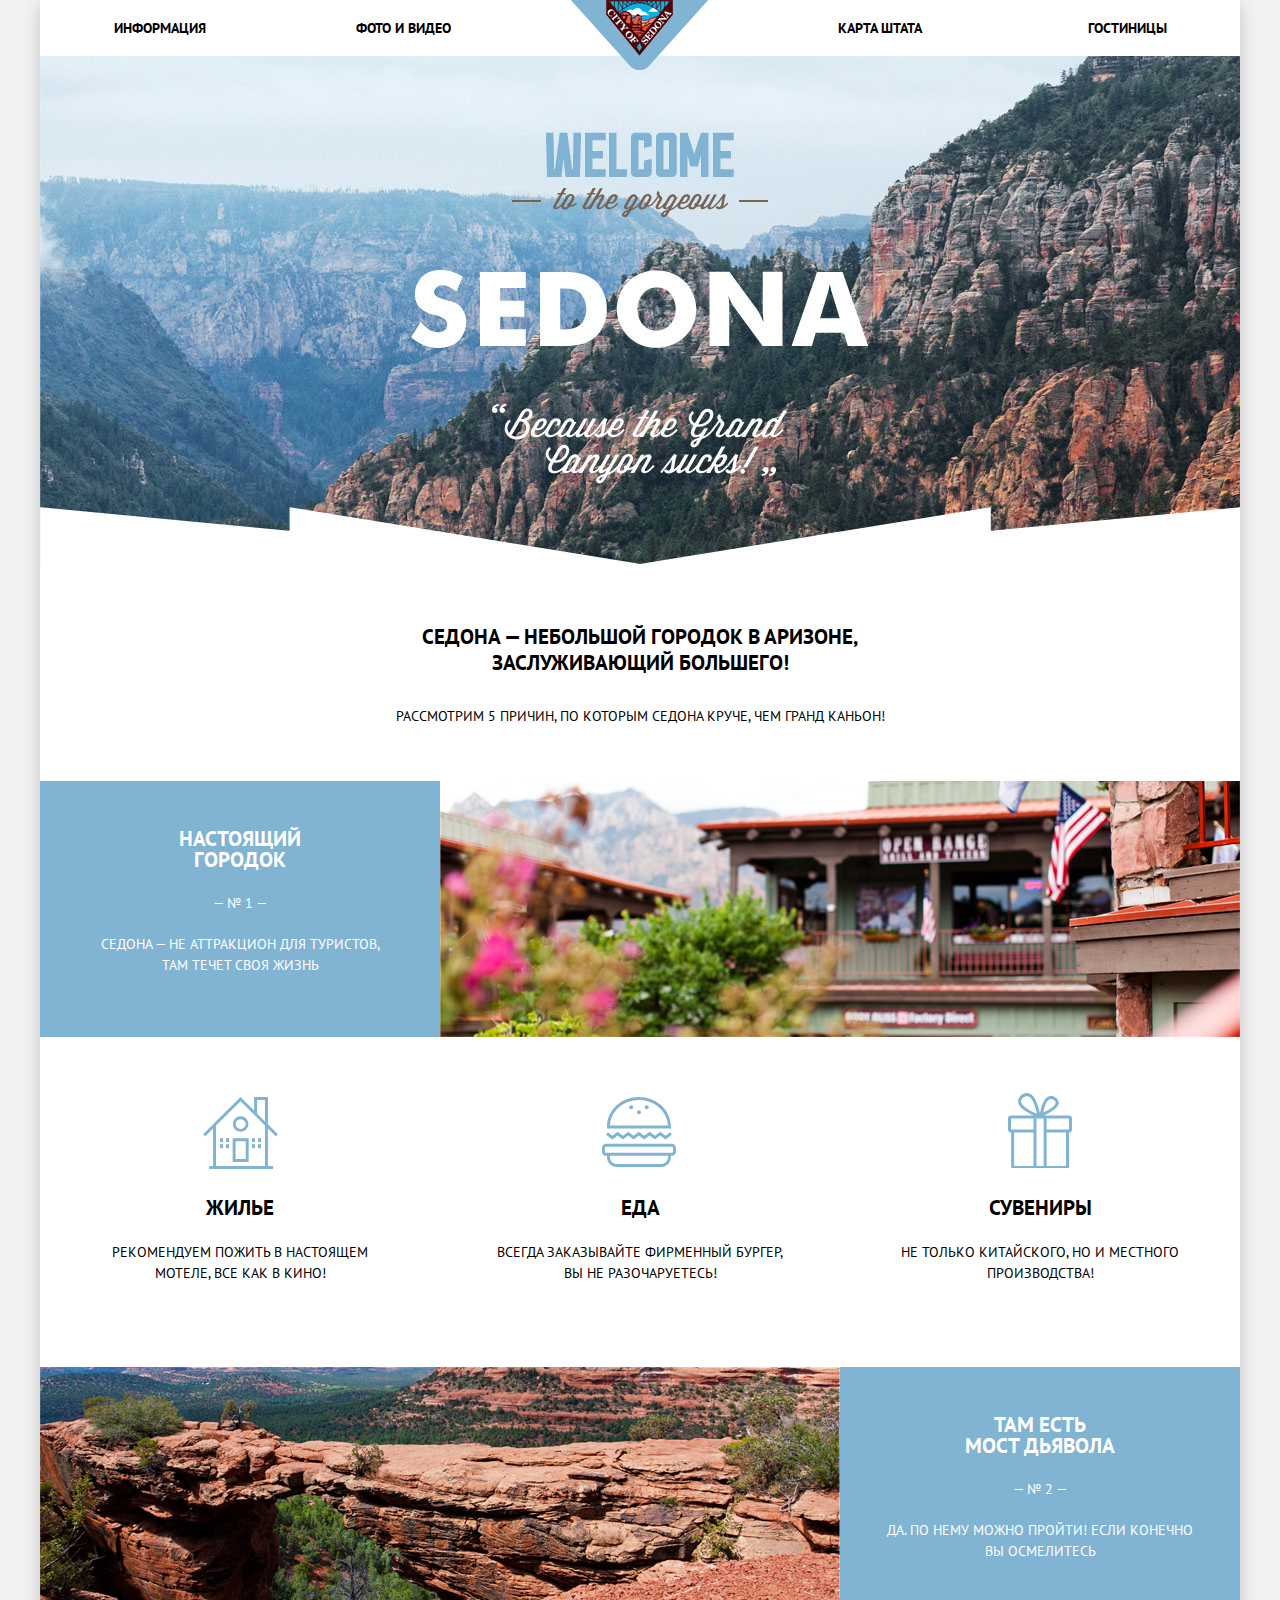
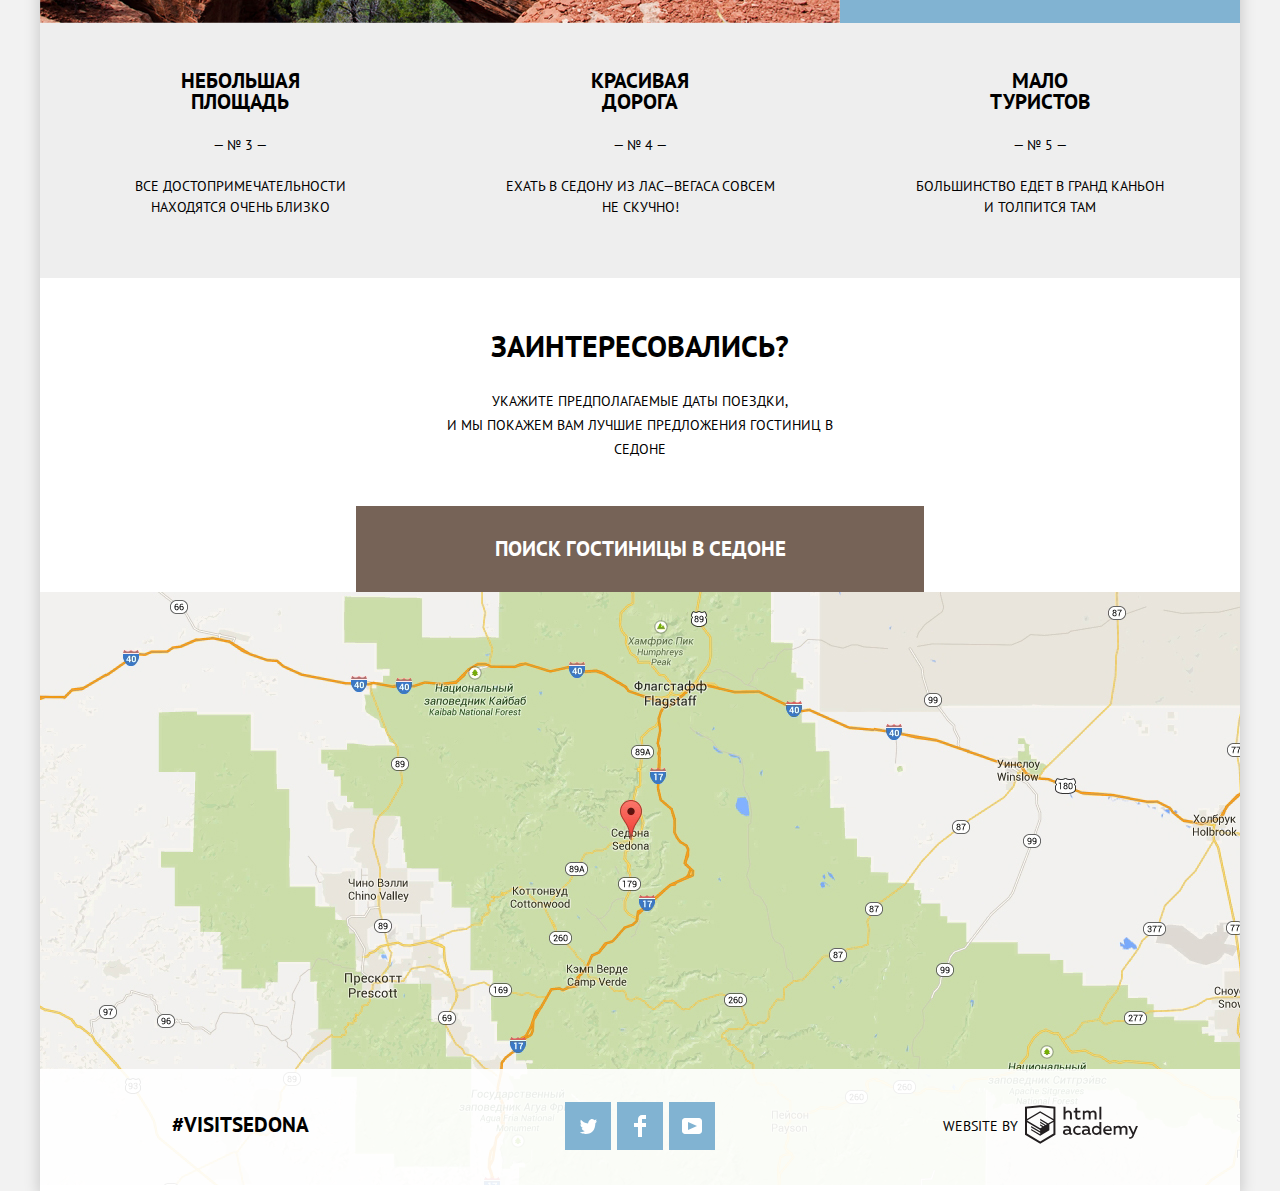
<file: index.html>
<!DOCTYPE html>
<html lang="ru">
  <head>
    <meta charset="utf-8">
    <title>HTML Academy: Седона</title>
    <link href="https://fonts.googleapis.com/css?family=PT+Sans:400,700&amp;subset=cyrillic" rel="stylesheet">
    <link rel="stylesheet" href="css/normalize_min.css">
    <link rel="stylesheet" href="css/style_min.css">
  </head>
  <body>
    <div class="layout-wrapper">
      <header class="main-header">
        <a class="main-header-logo" href="index.html">
        <img src="img/header-logo.png" alt="Логотип города Седона | Поиск отеля" width="138" height="70">
        </a>
        <nav class="main-navigation">
          <ul class="site-navigation">
            <li><a href="#">Информация</a></li>
            <li><a href="#">Фото и Видео</a></li>
            <li><a href="#">Карта штата</a></li>
            <li><a href="catalog.html">Гостиницы</a></li>
          </ul>
        </nav>
      </header>
      <main class="container">
        <section class="reasons">
          <div class="intro"></div>
          <div class="reasons-header">
            <h1 class="reason-title">Седона &mdash; небольшой городок в Аризоне, заслуживающий большего!</h1>
            <p>Рассмотрим 5 причин, по которым Седона круче, чем Гранд Каньон!</p>
          </div>
          <div class="reasons-wrapper">
            <div class="reason-item colored">
              <h2 class="reason-item-header">Настоящий<br>городок</h2>
              <p>&mdash; № 1 &mdash;</p>
              <p>Седона &mdash; не аттракцион для туристов, там течет своя жизнь</p>
            </div>
            <div class="reason-image-wrapper reason-one">
            </div>
            <div class="reason-item additional-reason house">
              <h2 class="reason-item-header">Жилье</h2>
              <p>Рекомендуем пожить в настоящем мотеле, все как в кино!</p>
            </div>
            <div class="reason-item additional-reason food">
              <h2 class="reason-item-header">Еда</h2>
              <p>Всегда заказывайте фирменный бургер, вы не разочаруетесь!</p>
            </div>
            <div class="reason-item additional-reason souvenirs">
              <h2 class="reason-item-header">Сувениры</h2>
              <p>Не только китайского, но и местного производства!</p>
            </div>
            <div class="reason-image-wrapper reason-two">
            </div>
            <div class="reason-item colored">
              <h2 class="reason-item-header">Там есть<br> мост дьявола</h2>
              <p>&mdash; № 2 &mdash;</p>
              <p>Да. По нему можно пройти! Если конечно вы осмелитесь</p>
            </div>
            <div class="reason-item">
              <h2 class="item-header">Небольшая<br> площадь</h2>
              <p>&mdash; № 3 &mdash;</p>
              <p>Все достопримечательности находятся очень близко</p>
            </div>
            <div class="reason-item">
              <h2 class="item-header">Красивая<br> дорога</h2>
              <p>&mdash; №&nbsp;4 &mdash;</p>
              <p>Ехать в Седону из Лас&mdash;Вегаса совсем не скучно!</p>
            </div>
            <div class="reason-item">
              <h2 class="item-header">Мало<br> туристов</h2>
              <p>&mdash; № 5 &mdash;</p>
              <p>Большинство едет в Гранд Каньон и толпится там</p>
            </div>
          </div>
        </section>
        <section class="search-hotel">
          <div class="search-hotel-text">
            <h2 class="search-hotel-header">Заинтересовались?</h2>
            <p>Укажите предполагаемые даты поездки,<br> и мы покажем вам лучшие предложения гостиниц в Седоне</p>
          </div>
          <div class="search-form-wrapper">
            <button class="button button-search">Поиск гостиницы в Седоне</button>	
            <form class="search-form" method="get" action="https://echo.htmlacademy.ru">
              <fieldset class="search-form-fieldset">
                <legend class="visually-hidden">Форма поиска гостиницы</legend>
                <div class="appointment-item">
                  <label class="arrival" for="search-form-arrival-day">Дата заезда:</label>
                  <input class="calendar" type="text" name="arrival-day" id="search-form-arrival-day" placeholder="24 апреля 2017">
                  <button type="button" class="button-calendar button-calendar-1">
                    <svg xmlns="http://www.w3.org/2000/svg" width="21" height="22" viewBox="0 0 21 22">
                      <path  class="calendar-icon" d="M19.251 2.025h-2.845V.648c0-.381-.294-.689-.656-.689-.363 0-.656.308-.656.689v1.377h-3.938V.648c0-.381-.294-.689-.655-.689-.363 0-.657.308-.657.689v1.377H5.906V.648c0-.381-.294-.689-.656-.689-.363 0-.657.308-.657.689v1.377H1.75C.784 2.025 0 2.847 0 3.862v16.302C0 21.179.784 22 1.75 22h17.501c.966 0 1.749-.821 1.749-1.836V3.862c0-1.015-.783-1.837-1.749-1.837zm.437 18.139a.448.448 0 0 1-.437.459H1.75a.45.45 0 0 1-.438-.459V3.862a.45.45 0 0 1 .438-.459h2.844v1.378c0 .381.294.689.657.689.362 0 .656-.308.656-.689V3.403h3.938v1.378c0 .381.294.689.657.689.361 0 .655-.308.655-.689V3.403h3.938v1.378c0 .381.293.689.656.689.362 0 .656-.308.656-.689V3.403h2.845c.241 0 .437.206.437.459v16.302z"/>
                      <path  class="calendar-icon" d="M4.594 8.225h2.625v2.066H4.594zM4.594 11.668h2.625v2.067H4.594zM4.594 15.112h2.625v2.066H4.594zM9.188 15.112h2.625v2.066H9.188zM9.188 11.668h2.625v2.067H9.188zM9.188 8.225h2.625v2.066H9.188zM13.781 15.112h2.625v2.066h-2.625zM13.781 11.668h2.625v2.067h-2.625zM13.781 8.225h2.625v2.066h-2.625z"/>
                    </svg>
                  </button>
                </div>
                <div class="appointment-item">
                  <label class="departure" for="search-form-departure-day">Дата выезда:</label>
                  <input class="calendar" type="text" name="departure-day" id="search-form-departure-day" placeholder="4 июля 2017">
                  <button type="button" class="button-calendar button-calendar-2">
                    <svg xmlns="http://www.w3.org/2000/svg" width="21" height="22" viewBox="0 0 21 22">
                      <path  class="calendar-icon" d="M19.251 2.025h-2.845V.648c0-.381-.294-.689-.656-.689-.363 0-.656.308-.656.689v1.377h-3.938V.648c0-.381-.294-.689-.655-.689-.363 0-.657.308-.657.689v1.377H5.906V.648c0-.381-.294-.689-.656-.689-.363 0-.657.308-.657.689v1.377H1.75C.784 2.025 0 2.847 0 3.862v16.302C0 21.179.784 22 1.75 22h17.501c.966 0 1.749-.821 1.749-1.836V3.862c0-1.015-.783-1.837-1.749-1.837zm.437 18.139a.448.448 0 0 1-.437.459H1.75a.45.45 0 0 1-.438-.459V3.862a.45.45 0 0 1 .438-.459h2.844v1.378c0 .381.294.689.657.689.362 0 .656-.308.656-.689V3.403h3.938v1.378c0 .381.294.689.657.689.361 0 .655-.308.655-.689V3.403h3.938v1.378c0 .381.293.689.656.689.362 0 .656-.308.656-.689V3.403h2.845c.241 0 .437.206.437.459v16.302z"/>
                      <path  class="calendar-icon" d="M4.594 8.225h2.625v2.066H4.594zM4.594 11.668h2.625v2.067H4.594zM4.594 15.112h2.625v2.066H4.594zM9.188 15.112h2.625v2.066H9.188zM9.188 11.668h2.625v2.067H9.188zM9.188 8.225h2.625v2.066H9.188zM13.781 15.112h2.625v2.066h-2.625zM13.781 11.668h2.625v2.067h-2.625zM13.781 8.225h2.625v2.066h-2.625z"/>
                    </svg>
                  </button>
                </div>
                <div class="appointment-item">
                  <label class="adult-age" for="search-form-adult">Взрослые:</label>
                  <div class="amount-buttons">
                    <button class="button button-number-of-clients" type="button">&ndash;</button><input class="number-of-clients" type="text" placeholder="2" id="search-form-adult" name="adult"><button class="button button-number-of-clients" type="button">+</button>
                  </div>
                  <label class="clients-age" for="search-form-children">Дети:</label>
                  <div class="amount-buttons">
                    <button class="button button-number-of-clients" type="button">&ndash;</button><input class="number-of-clients" type="text" placeholder="0" value="" id="search-form-children" name="children"><button class="button button-number-of-clients" type="button">+</button>
                  </div>
                </div>
                <button class="button submit-search-hotel" type="submit">Найти</button>
              </fieldset>
            </form>
          </div>
          <div class="map">
            <p>
              <img src="img/map.jpg" width="1200" height="593" alt="Карта городка Седона">				
              <iframe  class="map_iframe" src="https://www.google.com/maps/embed?pb=!1m18!1m12!1m3!1d1185943.5186050753!2d-112.26780317735273!3d34.81255486500614!2m3!1f0!2f0!3f0!3m2!1i1024!2i768!4f13.1!3m3!1m2!1s0x872da132f942b00d%3A0x5548c523fa6c8efd!2z0KHQtdC00L7QvdCwLCDQkNGA0LjQt9C-0L3QsCA4NjMzNiwg0KHQqNCQ!5e0!3m2!1sru!2sru!4v1522357833591" width="1200" height="593" style="border:0" allowfullscreen></iframe>
            </p>
          </div>
        </section>
      </main>
      <footer class="main-footer">
        <span class="hashtag">#visitsedona</span>
        <div class="social">
          <a class="social-button" href="https://twitter.com">
            <span class="visually-hidden">Twitter</span>
            <svg version="1.1" id="Layer_1" xmlns="http://www.w3.org/2000/svg" xmlns:xlink="http://www.w3.org/1999/xlink" x="0px" y="0px"
              width="17px" height="15px" viewBox="0 0 17 15" enable-background="new 0 0 17 15" xml:space="preserve">
              <g id="W6EeEF_1_">
                <g>
                  <path  class="social-button-fill" d="M10.95,0.144c1.685-0.496,2.984,0.27,3.577,1.179c0.673-0.231,1.331-0.481,2.011-0.708
                    c-0.004,0.861-0.522,1.513-0.857,1.768c0.685,0.17,1.304-0.491,1.304-0.491c-0.169,1-1.006,1.788-1.563,2.024
                    c-0.231,6.75-3.175,11.217-10.077,11.082c-0.522,0,0.075,0-0.446,0c-0.41,0-4.164-0.46-4.898-1.887
                    c2.271,0.196,3.893-0.422,4.693-1.177c-0.96-0.3-2.679-0.477-2.979-2.95C2.064,9.09,2.279,9.212,2.905,9.103
                    C1.705,8.247,0.374,7.53,0.448,5.33c0.285,0.328,1.067,0.536,1.34,0.472c-0.703-0.241-1.97-3.36-0.894-4.952
                    c1.818,1.854,3.735,3.606,7.152,3.773C8.254,2.33,9.183,0.793,10.95,0.144z"/>
                </g>
              </g>
            </svg>
          </a>
          <a class="social-button" href="http://facebook.com">
            <span class="visually-hidden">Facebook</span>
            <svg version="1.1" id="Layer_2" xmlns="http://www.w3.org/2000/svg" xmlns:xlink="http://www.w3.org/1999/xlink" x="0px" y="0px"
              width="12px" height="22px" viewBox="0 0 12 22" enable-background="new 0 0 12 22" xml:space="preserve">
              <path  class="social-button-fill" d="M12,4V0H8C5.791,0,4,1.791,4,4v4H0v4h4v10h4V12h4V8H8V4H12z"/>
            </svg>
          </a>
          <a class="social-button" href="http://www.youtube.com">
            <span class="visually-hidden">YouTube</span> 
            <svg version="1.1" id="Layer_3" xmlns="http://www.w3.org/2000/svg" xmlns:xlink="http://www.w3.org/1999/xlink" x="0px" y="0px"
              width="20px" height="16px" viewBox="0 0 20 16" enable-background="new 0 0 20 16" xml:space="preserve">
              <path  class="social-button-fill"   d="M17,0H3C1.35,0,0,1.35,0,3v10c0,1.65,1.35,3,3,3h14c1.65,0,3-1.35,3-3V3C20,1.35,18.65,0,17,0z
                M6.027,11.998V4.002L15.014,8L6.027,11.998z"/>
            </svg>
          </a>
        </div>
        <div class="main-footer-copyright">
          WEBSITE by 
          <a class="copyright-logo" href="https://htmlacademy.ru/intensive/htmlcss">
            <svg id="Layer_4" data-name="Layer 4" xmlns="http://www.w3.org/2000/svg" viewBox="0 0 108.08 36.85" width="113px" height="39px">
              <title>logo-htmlacademy-small1</title>
              <path class="copyright-color" d="M44.61,26.88a2,2,0,0,0,.55-0.1v1.33a3.25,3.25,0,0,1-1.18.21,1.67,1.67,0,0,1-1.67-1,4.84,4.84,0,0,1-3.14,1.08c-1.51,0-2.91-.83-2.91-2.55,0-2.13,2-2.79,3.71-2.79a11.08,11.08,0,0,1,2.17.25v-0.3c0-1-.76-1.77-2.19-1.77a7.42,7.42,0,0,0-3,.64v-1.7a10.21,10.21,0,0,1,3.19-.55c2.36,0,3.81,1.12,3.81,3.65v3a0.54,0.54,0,0,0,.49.59h0.17Zm-6.44-1.13A1.35,1.35,0,0,0,39.63,27h0.11a3.39,3.39,0,0,0,2.41-1V24.58a9.72,9.72,0,0,0-1.81-.21c-1,0-2.16.33-2.16,1.38h0Zm12.36-6.11a5,5,0,0,1,2.57.64V22a4.08,4.08,0,0,0-2.3-.7,2.75,2.75,0,1,0,0,5.49,5,5,0,0,0,2.43-.64v1.71a6.27,6.27,0,0,1-2.76.57A4.21,4.21,0,0,1,46,24.51q0-.21,0-0.41a4.32,4.32,0,0,1,4.18-4.46h0.38Zm12.17,7.24a2,2,0,0,0,.55-0.1v1.33a3.25,3.25,0,0,1-1.18.21,1.67,1.67,0,0,1-1.67-1,4.84,4.84,0,0,1-3.14,1.08c-1.51,0-2.91-.83-2.91-2.55,0-2.13,2-2.79,3.71-2.79a11.08,11.08,0,0,1,2.17.25v-0.3c0-1-.76-1.77-2.19-1.77a7.42,7.42,0,0,0-3,.64v-1.7a10.21,10.21,0,0,1,3.19-.55c2.36,0,3.81,1.12,3.81,3.65v3a0.54,0.54,0,0,0,.49.59h0.17Zm-6.44-1.13A1.35,1.35,0,0,0,57.73,27h0.11a3.39,3.39,0,0,0,2.41-1V24.58a9.72,9.72,0,0,0-1.81-.21c-1.06,0-2.16.33-2.16,1.38h0ZM73,16V28.2H71.35V26.88a3.88,3.88,0,0,1-3.19,1.54,4.4,4.4,0,0,1,0-8.78,3.81,3.81,0,0,1,3,1.3V16H73Zm-4.53,5.22a2.76,2.76,0,1,0,0,5.52A2.86,2.86,0,0,0,71.15,25V23A2.91,2.91,0,0,0,68.49,21.27ZM79,19.64c3.31,0,4.46,2.68,3.92,5.09H76.7c0.21,1.5,1.67,2.11,3.19,2.11a6.11,6.11,0,0,0,2.64-.59v1.6a7.14,7.14,0,0,1-3,.57C77,28.42,74.78,27,74.78,24a4.18,4.18,0,0,1,4-4.39H79Zm0.09,1.54a2.28,2.28,0,0,0-2.44,2.1v0.06H81.3A2,2,0,0,0,79.13,21.18Zm5.73,7V19.87h1.65v1a3.81,3.81,0,0,1,2.78-1.27A2.86,2.86,0,0,1,91.89,21a4.12,4.12,0,0,1,2.91-1.33A3.06,3.06,0,0,1,98,23V28.2h-1.9V23.05a1.59,1.59,0,0,0-1.42-1.75H94.42a2.8,2.8,0,0,0-2.07,1.12V28.2h-1.9V23.05A1.59,1.59,0,0,0,89,21.31H88.8a3,3,0,0,0-2.21,1.29v5.63H84.86Zm21.31-8.33h1.9l-3.91,9.46c-0.9,2.17-2.09,2.86-3.35,2.86a4.76,4.76,0,0,1-1.1-.14V30.46a2.86,2.86,0,0,0,.85.12c0.9,0,1.58-.64,2.07-1.9l0.17-.42-4-8.4h2l2.86,6.29ZM38.73,1.46V6.22a3.81,3.81,0,0,1,2.7-1.14,3.25,3.25,0,0,1,3.44,3.4v5.15H43V8.72a1.81,1.81,0,0,0-1.61-2h-0.3a2.93,2.93,0,0,0-2.32,1.39v5.52h-1.9V1.46h1.9ZM49.94,2.31v3h3V6.91h-3v3.81c0,1.1.5,1.46,1.58,1.46a4.49,4.49,0,0,0,1.69-.33v1.6A6.8,6.8,0,0,1,51,13.8a2.55,2.55,0,0,1-2.86-2.74V6.89H46.58V5.26h1.5V2.74Zm5.4,11.31V5.28H57v1A3.81,3.81,0,0,1,59.77,5a2.86,2.86,0,0,1,2.6,1.33A4.12,4.12,0,0,1,65.28,5,3.06,3.06,0,0,1,68.44,8.4v5.21h-1.9V8.46a1.59,1.59,0,0,0-1.42-1.75H64.89a2.8,2.8,0,0,0-2.07,1.12v5.78h-1.9V8.46A1.59,1.59,0,0,0,59.5,6.71H59.27A3,3,0,0,0,57.06,8v5.63H55.34ZM71.17,1.45H73V13.6H71.17V1.45ZM14.71,0H14.55L0,1.54V28.21l14.55,8.66,14.55-8.66V1.54Zm12.5,27.1L14.55,34.64,1.9,27.12V16.18l12.59,7.5V25L5.86,19.9v1.31l8.68,5.21v1.39L5.87,22.65V24l8.68,5.21,8.75-5.24V18.31L27.2,16V27.12Zm0-12.53-3.48,2-1.6,1L14.51,13v1.31L21,18.23H21l-0.14.09-1,.54-5.37-3.2V17l4.24,2.52-1,.67-3.2-1.9v1.31l2.1,1.24L14.5,22.1,2,14.65,14.51,7.11Zm0-1.32L14.49,5.76,1.91,13.25v-10L14.56,1.92,27.21,3.25v10h0Z" transform="translate(0 -0.02)" />
            </svg>
          </a>
        </div>
      </footer>
    </div>
    <script src="js/script_min.js"></script>
  </body>
</html>
</file>
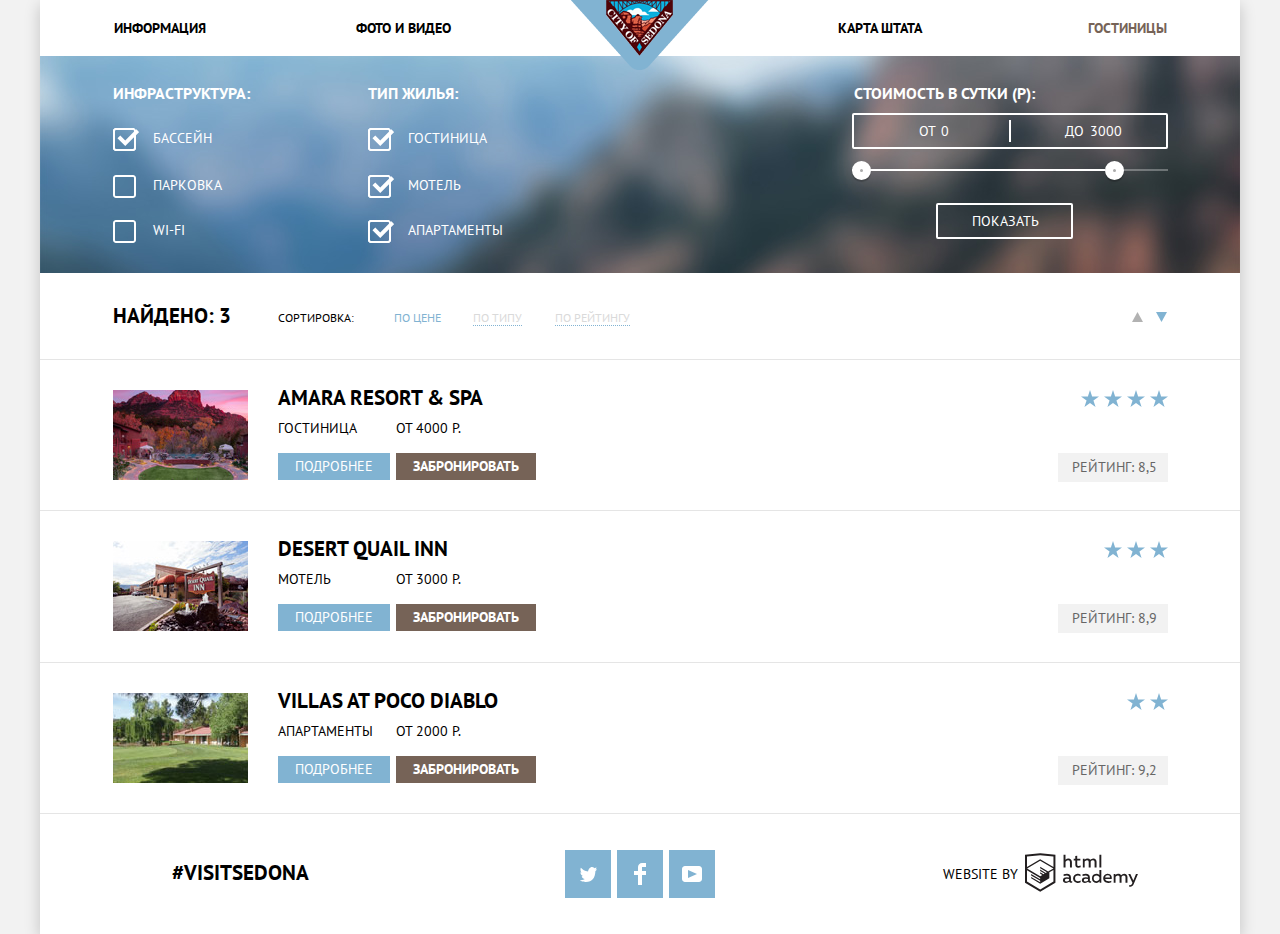
<file: catalog.html>
<!DOCTYPE html>
<html lang="ru">
  <head>
    <meta charset="utf-8">
    <title>HTML Academy: Седона</title>
    <link href="https://fonts.googleapis.com/css?family=PT+Sans:400,700&amp;subset=cyrillic" rel="stylesheet">
    <link rel="stylesheet" href="css/normalize_min.css">
    <link rel="stylesheet" href="css/style_min.css">
  </head>
  <body>
    <div class="layout-wrapper">
      <header class="main-header">
        <a class="main-header-logo" href="index.html">
        <img src="img/header-logo.png" alt="Логотип города Седона | Поиск отеля" width="138" height="70">
        </a>
        <nav class="main-navigation">
          <ul class="site-navigation">
            <li><a href="#">Информация</a></li>
            <li><a href="#">Фото и Видео</a></li>
            <li><a href="#">Карта штата</a></li>
            <li class="site-navigation-active"><a href="catalog.html">Гостиницы</a></li>
          </ul>
        </nav>
      </header>
      <main class="container">
        <h1 class="visually-hidden">Поиск отелей</h1>
        <section class="search-result-filter">
          <h2 class="visually-hidden">Фильтр отелей</h2>
          <form class="filter" method="get" action="https://echo.htmlacademy.ru">
            <fieldset class="infrasrtrucure">
              <legend class="filter-legend">Инфраструктура:</legend>
              <ul>
                <li class="filter-options">
                  <input class="visually-hidden filter-input filter-input-checkbox" type="checkbox" id="filter-pool" name="pool" checked>
                  <label for="filter-pool">Бассейн</label>
                </li>
                <li class="filter-options">
                  <input class="visually-hidden filter-input filter-input-checkbox" type="checkbox" id="filter-parking" name="parking" >
                  <label for="filter-parking">Парковка</label>
                </li>
                <li class="filter-options">
                  <input class="visually-hidden filter-input filter-input-checkbox" type="checkbox"  id="filter-wi-fi" name="wi-fi">
                  <label for="filter-wi-fi">wi-fi</label>
                </li>
              </ul>
            </fieldset>
            <fieldset class="accommodation">
              <legend class="filter-legend">Тип жилья:</legend>
              <ul>
                <li class="filter-options">
                  <input class="visually-hidden filter-input filter-input-checkbox" type="checkbox" id="filter-hotel" name="hotel" checked>
                  <label for="filter-hotel" >Гостиница</label>
                </li>
                <li class="filter-options">
                  <input class="visually-hidden filter-input filter-input-checkbox" type="checkbox" id="filter-motel" name="motel" checked>
                  <label for="filter-motel">Мотель</label>
                </li>
                <li class="filter-options">
                  <input class="visually-hidden filter-input filter-input-checkbox" type="checkbox" id="filter-apartment" name="apartment" checked>
                  <label for="filter-apartment">Апартаменты</label>
                </li>
              </ul>
            </fieldset>
            <div class="filter-range">
              <div class="filter-range-title">Стоимость в сутки (р):</div>
              <div class="price-controls">
                <label class="min-price">от <input class="input-price" type="text" name="min-price" value="0"></label>
                <label class="max-price">до <input class="input-price" type="text" name="max-price" value="3000"></label>
              </div>
              <div class="range-controls">
                <div class="scale">
                  <div class="bar"></div>
                  <div class="range-toggle range-toggle-min" tabindex="0"></div>
                  <div class="range-toggle range-toggle-max" tabindex="0"></div>
                </div>
              </div>
              <button class="btn-transparent" type="submit">Показать</button>	
            </div>
          </form>
        </section>
        <section class="search-sorting">
          <h2 class="visually-hidden">Сортировка отелей</h2>
          <h3 class="search-sorting-found">Найдено: 3</h3>
          <ul class="search-sorting-list">
            <li>Сортировка:</li>
            <li class="search-sorting-current"><a href="#">По цене</a></li>
            <li><a href="#">По типу</a></li>
            <li><a href="#">По рейтингу</a></li>
            <li class="sorting">
              <a class="sorting-icon" tabindex="0">
                <svg xmlns="http://www.w3.org/2000/svg" width="11" height="10" viewBox="0 0 11 10">
                  <path class="arrow" d="M5.5 0L0 10h11z"/>
                </svg>
              </a>
              <a class="sorting-icon sorting-icon-current" tabindex="0">
                <svg xmlns="http://www.w3.org/2000/svg" width="11" height="10" viewBox="0 0 11 10">
                  <path class="arrow"  d="M5.5 10L0 0h11"/>
                </svg>
              </a>
            </li>
          </ul>
        </section>
        <section class="search-result">
          <h2 class="visually-hidden">Результаты поиска</h2>
          <ul class="hotels-list">
            <li class="hotels-item">
              <img class="hotels-image" src="img/amara.jpg"  width="135" height="90" alt="Amara Resort & Spa">			
              <div class="hotel-description">
                <div class="hotel-name-header">
                  <a class="hotel-name" href="#">
                  Amara Resort & Spa
                  </a>
                </div>
                <div class="hotel-type">
                  <span>Гостиница</span>
                  <a class="button hotel-more-info" href="#">Подробнее</a>
                </div>
                <div class="booking-item">
                  <span>От 4000 р.</span>
                  <a class="button hotel-booking" href="#">Забронировать</a>
                </div>
              </div>
              <div class="hotels-item-rating">
                <div class="stars">
                  <img src="img/star-icon.svg" alt="star" width="18" height="17">
                  <img src="img/star-icon.svg" alt="star" width="18" height="17">
                  <img src="img/star-icon.svg" alt="star" width="18" height="17">
                  <img src="img/star-icon.svg" alt="star" width="18" height="17">
                </div>
                <div class="rating">
                  Рейтинг: 8,5
                </div>
              </div>
            </li>
            <li class="hotels-item">
              <img class="hotels-image" src="img/desert.jpg" width="135" height="90" alt="Desert Quail Inn">
              <div class="hotel-description">
                <div class="hotel-name-header">
                  <a class="hotel-name" href="#">
                  Desert Quail Inn
                  </a>
                </div>
                <div class="hotel-type">
                  <span>Мотель</span>
                  <a class="button hotel-more-info" href="#">Подробнее</a>
                </div>
                <div class="booking-item">
                  <span>От 3000 р.</span>
                  <a class="button hotel-booking" href="#">Забронировать</a>
                </div>
              </div>
              <div class="hotels-item-rating">
                <div class="stars">
                  <img src="img/star-icon.svg" alt="star" width="18" height="17">
                  <img src="img/star-icon.svg" alt="star" width="18" height="17">
                  <img src="img/star-icon.svg" alt="star" width="18" height="17">
                </div>
                <div class="rating">Рейтинг: 8,9</div>
              </div>
            </li>
            <li class="hotels-item">
              <img class="hotels-image" src="img/vilaspoco.jpg"  width="135" height="90" alt="Villas At Poco Diablo">
              <div class="hotel-description">
                <div class="hotel-name-header">
                  <a class="hotel-name" href="#">
                  Villas At Poco Diablo
                  </a>
                </div>
                <div class="hotel-type">
                  <span>Апартаменты</span>
                  <a class="button hotel-more-info" href="#">Подробнее</a>
                </div>
                <div class="booking-item">
                  <span>От 2000 р.</span>
                  <a class="button hotel-booking" href="#">Забронировать</a>
                </div>
              </div>
              <div class="hotels-item-rating">
                <div class="stars">
                  <img src="img/star-icon.svg" alt="star" width="18" height="17">
                  <img src="img/star-icon.svg" alt="star" width="18" height="17">
                </div>
                <div class="rating">Рейтинг: 9,2</div>
              </div>
            </li>
          </ul>
        </section>
      </main>
      <footer class="inner-footer">
        <span class="hashtag">#visitsedona</span>
        <div class="social">
          <a class="social-button" href="https://twitter.com">
            <span class="visually-hidden">Twitter</span>
            <svg version="1.1" id="Layer_1" xmlns="http://www.w3.org/2000/svg" xmlns:xlink="http://www.w3.org/1999/xlink" x="0px" y="0px"
              width="17px" height="15px" viewBox="0 0 17 15" enable-background="new 0 0 17 15" xml:space="preserve">
              <g id="W6EeEF_1_">
                <g>
                  <path  class="social-button-fill" d="M10.95,0.144c1.685-0.496,2.984,0.27,3.577,1.179c0.673-0.231,1.331-0.481,2.011-0.708
                    c-0.004,0.861-0.522,1.513-0.857,1.768c0.685,0.17,1.304-0.491,1.304-0.491c-0.169,1-1.006,1.788-1.563,2.024
                    c-0.231,6.75-3.175,11.217-10.077,11.082c-0.522,0,0.075,0-0.446,0c-0.41,0-4.164-0.46-4.898-1.887
                    c2.271,0.196,3.893-0.422,4.693-1.177c-0.96-0.3-2.679-0.477-2.979-2.95C2.064,9.09,2.279,9.212,2.905,9.103
                    C1.705,8.247,0.374,7.53,0.448,5.33c0.285,0.328,1.067,0.536,1.34,0.472c-0.703-0.241-1.97-3.36-0.894-4.952
                    c1.818,1.854,3.735,3.606,7.152,3.773C8.254,2.33,9.183,0.793,10.95,0.144z"/>
                </g>
              </g>
            </svg>
          </a>
          <a class="social-button" href="http://facebook.com">
            <span class="visually-hidden">Facebook</span>
            <svg version="1.1" id="Layer_2" xmlns="http://www.w3.org/2000/svg" xmlns:xlink="http://www.w3.org/1999/xlink" x="0px" y="0px"
              width="12px" height="22px" viewBox="0 0 12 22" enable-background="new 0 0 12 22" xml:space="preserve">
              <path  class="social-button-fill" d="M12,4V0H8C5.791,0,4,1.791,4,4v4H0v4h4v10h4V12h4V8H8V4H12z"/>
            </svg>
          </a>
          <a class="social-button" href="http://www.youtube.com">
            <span class="visually-hidden">YouTube</span> 
            <svg version="1.1" id="Layer_3" xmlns="http://www.w3.org/2000/svg" xmlns:xlink="http://www.w3.org/1999/xlink" x="0px" y="0px"
              width="20px" height="16px" viewBox="0 0 20 16" enable-background="new 0 0 20 16" xml:space="preserve">
              <path  class="social-button-fill"   d="M17,0H3C1.35,0,0,1.35,0,3v10c0,1.65,1.35,3,3,3h14c1.65,0,3-1.35,3-3V3C20,1.35,18.65,0,17,0z
                M6.027,11.998V4.002L15.014,8L6.027,11.998z"/>
            </svg>
          </a>
        </div>
        <div class="main-footer-copyright">
          WEBSITE by
          <a class="copyright-logo" href="https://htmlacademy.ru/intensive/htmlcss">
            <svg id="Layer_4" data-name="Layer 4" xmlns="http://www.w3.org/2000/svg" viewBox="0 0 108.08 36.85" width="113px" height="39px">
              <title>logo-htmlacademy-small1</title>
              <path class="copyright-color" d="M44.61,26.88a2,2,0,0,0,.55-0.1v1.33a3.25,3.25,0,0,1-1.18.21,1.67,1.67,0,0,1-1.67-1,4.84,4.84,0,0,1-3.14,1.08c-1.51,0-2.91-.83-2.91-2.55,0-2.13,2-2.79,3.71-2.79a11.08,11.08,0,0,1,2.17.25v-0.3c0-1-.76-1.77-2.19-1.77a7.42,7.42,0,0,0-3,.64v-1.7a10.21,10.21,0,0,1,3.19-.55c2.36,0,3.81,1.12,3.81,3.65v3a0.54,0.54,0,0,0,.49.59h0.17Zm-6.44-1.13A1.35,1.35,0,0,0,39.63,27h0.11a3.39,3.39,0,0,0,2.41-1V24.58a9.72,9.72,0,0,0-1.81-.21c-1,0-2.16.33-2.16,1.38h0Zm12.36-6.11a5,5,0,0,1,2.57.64V22a4.08,4.08,0,0,0-2.3-.7,2.75,2.75,0,1,0,0,5.49,5,5,0,0,0,2.43-.64v1.71a6.27,6.27,0,0,1-2.76.57A4.21,4.21,0,0,1,46,24.51q0-.21,0-0.41a4.32,4.32,0,0,1,4.18-4.46h0.38Zm12.17,7.24a2,2,0,0,0,.55-0.1v1.33a3.25,3.25,0,0,1-1.18.21,1.67,1.67,0,0,1-1.67-1,4.84,4.84,0,0,1-3.14,1.08c-1.51,0-2.91-.83-2.91-2.55,0-2.13,2-2.79,3.71-2.79a11.08,11.08,0,0,1,2.17.25v-0.3c0-1-.76-1.77-2.19-1.77a7.42,7.42,0,0,0-3,.64v-1.7a10.21,10.21,0,0,1,3.19-.55c2.36,0,3.81,1.12,3.81,3.65v3a0.54,0.54,0,0,0,.49.59h0.17Zm-6.44-1.13A1.35,1.35,0,0,0,57.73,27h0.11a3.39,3.39,0,0,0,2.41-1V24.58a9.72,9.72,0,0,0-1.81-.21c-1.06,0-2.16.33-2.16,1.38h0ZM73,16V28.2H71.35V26.88a3.88,3.88,0,0,1-3.19,1.54,4.4,4.4,0,0,1,0-8.78,3.81,3.81,0,0,1,3,1.3V16H73Zm-4.53,5.22a2.76,2.76,0,1,0,0,5.52A2.86,2.86,0,0,0,71.15,25V23A2.91,2.91,0,0,0,68.49,21.27ZM79,19.64c3.31,0,4.46,2.68,3.92,5.09H76.7c0.21,1.5,1.67,2.11,3.19,2.11a6.11,6.11,0,0,0,2.64-.59v1.6a7.14,7.14,0,0,1-3,.57C77,28.42,74.78,27,74.78,24a4.18,4.18,0,0,1,4-4.39H79Zm0.09,1.54a2.28,2.28,0,0,0-2.44,2.1v0.06H81.3A2,2,0,0,0,79.13,21.18Zm5.73,7V19.87h1.65v1a3.81,3.81,0,0,1,2.78-1.27A2.86,2.86,0,0,1,91.89,21a4.12,4.12,0,0,1,2.91-1.33A3.06,3.06,0,0,1,98,23V28.2h-1.9V23.05a1.59,1.59,0,0,0-1.42-1.75H94.42a2.8,2.8,0,0,0-2.07,1.12V28.2h-1.9V23.05A1.59,1.59,0,0,0,89,21.31H88.8a3,3,0,0,0-2.21,1.29v5.63H84.86Zm21.31-8.33h1.9l-3.91,9.46c-0.9,2.17-2.09,2.86-3.35,2.86a4.76,4.76,0,0,1-1.1-.14V30.46a2.86,2.86,0,0,0,.85.12c0.9,0,1.58-.64,2.07-1.9l0.17-.42-4-8.4h2l2.86,6.29ZM38.73,1.46V6.22a3.81,3.81,0,0,1,2.7-1.14,3.25,3.25,0,0,1,3.44,3.4v5.15H43V8.72a1.81,1.81,0,0,0-1.61-2h-0.3a2.93,2.93,0,0,0-2.32,1.39v5.52h-1.9V1.46h1.9ZM49.94,2.31v3h3V6.91h-3v3.81c0,1.1.5,1.46,1.58,1.46a4.49,4.49,0,0,0,1.69-.33v1.6A6.8,6.8,0,0,1,51,13.8a2.55,2.55,0,0,1-2.86-2.74V6.89H46.58V5.26h1.5V2.74Zm5.4,11.31V5.28H57v1A3.81,3.81,0,0,1,59.77,5a2.86,2.86,0,0,1,2.6,1.33A4.12,4.12,0,0,1,65.28,5,3.06,3.06,0,0,1,68.44,8.4v5.21h-1.9V8.46a1.59,1.59,0,0,0-1.42-1.75H64.89a2.8,2.8,0,0,0-2.07,1.12v5.78h-1.9V8.46A1.59,1.59,0,0,0,59.5,6.71H59.27A3,3,0,0,0,57.06,8v5.63H55.34ZM71.17,1.45H73V13.6H71.17V1.45ZM14.71,0H14.55L0,1.54V28.21l14.55,8.66,14.55-8.66V1.54Zm12.5,27.1L14.55,34.64,1.9,27.12V16.18l12.59,7.5V25L5.86,19.9v1.31l8.68,5.21v1.39L5.87,22.65V24l8.68,5.21,8.75-5.24V18.31L27.2,16V27.12Zm0-12.53-3.48,2-1.6,1L14.51,13v1.31L21,18.23H21l-0.14.09-1,.54-5.37-3.2V17l4.24,2.52-1,.67-3.2-1.9v1.31l2.1,1.24L14.5,22.1,2,14.65,14.51,7.11Zm0-1.32L14.49,5.76,1.91,13.25v-10L14.56,1.92,27.21,3.25v10h0Z" transform="translate(0 -0.02)" />
            </svg>
          </a>
        </div>
      </footer>
    </div>
  </body>
</html>
</file>
<file: css/style_min.css>
@-webkit-keyframes appearance{0%{top:0}10%{top:10px}20%{top:15px}30%{top:20px}40%{top:25px}50%{top:40px}60%{top:45px}70%{top:50px}85%{top:55px}89%{top:60px}to{top:65px}}@keyframes appearance{0%{top:0}10%{top:10px}20%{top:15px}30%{top:20px}40%{top:25px}50%{top:40px}60%{top:45px}70%{top:50px}85%{top:55px}89%{top:60px}to{top:65px}}body{margin:0;padding:0;font-size:14px;line-height:21px;font-family:"PT Sans",Arial,sans-serif;font-weight:400;text-transform:uppercase;color:#000;background-color:#f2f2f2;overflow-x:hidden}a{text-decoration:none}*,::after,::before{-webkit-box-sizing:inherit;box-sizing:inherit}html{-webkit-box-sizing:border-box;box-sizing:border-box}.content-box-component{-webkit-box-sizing:content-box;box-sizing:content-box}img{width:100%;height:auto}.visually-hidden:not(:focus):not(:active),input[type=checkbox].visually-hidden,input[type=radio].visually-hidden{position:absolute;width:1px;height:1px;margin:-1px;border:0;padding:0;white-space:nowrap;-webkit-clip-path:inset(100%);clip-path:inset(100%);clip:rect(0 0 0 0);overflow:hidden}.layout-wrapper{position:relative;width:1200px;margin:0 auto;-webkit-box-shadow:0 5px 15px rgba(0,1,1,.2);box-shadow:0 5px 15px rgba(0,1,1,.2)}.button{font:inherit;font-weight:700;text-transform:uppercase;text-align:center;color:#fff;background-color:#81b3d2;border:0}.button:hover{background-color:#669ec0}.button:focus{background-color:#669ec0;outline:0}.main-navigation{font-size:14px;line-height:26px;font-weight:700;color:#000;background-color:#fff}.site-navigation{position:relative;display:-webkit-box;display:-ms-flexbox;display:flex;-ms-flex-wrap:wrap;flex-wrap:wrap;-webkit-box-pack:justify;-ms-flex-pack:justify;justify-content:space-between;-webkit-box-align:center;-ms-flex-align:center;align-items:center;width:1200px;min-height:56px;margin:0;padding:0;list-style:none}.site-navigation li{width:240px;margin:15px auto 15px 0;-ms-flex-item-align:center;-ms-grid-row-align:center;align-self:center;text-align:center}.site-navigation li:nth-child(4n-2){margin-right:240px;padding-left:7px}.site-navigation li:nth-child(4n){padding-left:15px}.site-navigation a{color:#000}.site-navigation a:hover{color:#81b3d2}.site-navigation a:focus{color:#81b3d2;outline:0}.site-navigation a:active{opacity:.3}.site-navigation-active a,.site-navigation-active a:active,.site-navigation-active a:focus,.site-navigation-active a:hover{color:#766357}.main-header-logo{position:absolute;top:0;left:50%;z-index:3;display:block;margin-left:-69px}.main-header-logo img{width:138px;height:70px;border:0}.intro,.reasons{background-color:#fff}.intro{position:relative;top:0;width:1200px;height:568px;background-image:url(../img/main-background.jpg);background-position:0 -56px;background-repeat:no-repeat}.reasons{margin:0;padding:0;color:#000}.reasons-header{width:560px;margin:0 auto;padding-bottom:38px;font-size:14px;line-height:26px;text-align:center}.reason-title{margin-top:0;margin-bottom:27px;font-size:21px;line-height:26px}.reasons-wrapper{display:-webkit-box;display:-ms-flexbox;display:flex;-ms-flex-wrap:wrap;flex-wrap:wrap}.reason-item{width:400px;padding:47px 73px 40px;color:#000;text-align:center;background-color:#eee}.reason-image-wrapper{width:800px;min-height:256px;background-color:#81b3d2}.reason-one,.reason-two{background-image:url(../img/advantages-1.jpg);background-repeat:no-repeat}.reason-two{background-image:url(../img/advantages-2.jpg)}.colored{padding:47px 50px 0;color:#fff;background-color:#81b3d2}.reason-item:nth-last-of-type(4){padding-left:45px;padding-right:45px}.reason-item-header{padding:0;margin:0 0 22px;font-size:21px;line-height:21px;font-weight:700}.reason-item:nth-last-of-type(2){padding-left:62px;padding-right:62px}.reason-item:last-of-type{padding-left:70px;padding-right:70px}.colored .reason-item-header{margin-bottom:23px}.colored p{padding:0;margin:0 0 20px}.item-header{margin:0 0 23px}.item-header~p{padding:0;margin-bottom:20px}.additional-reason{position:relative;padding:160px 55px 63px;color:#000;background-color:#fff}.additional-reason .reason-item-header{margin-bottom:24px}.additional-reason p{padding:0;margin:0 0 20px}.food::before,.house::before,.souvenirs::before{content:"";position:absolute;top:60px;left:50%;width:75px;height:75px;margin-left:-37px;background-image:url(../img/icon-house.svg);background-repeat:no-repeat}.food::before,.souvenirs::before{margin-left:-38px;background-image:url(../img/icon-food.svg)}.souvenirs::before{top:56px;margin-left:-32px;background-image:url(../img/icon-souvenirs.svg)}.search-hotel{padding-top:50px;color:#000;background-color:#fff}.search-hotel h3{padding:0}.button-search{width:568px;padding:30px 110px;font-size:21px;line-height:26px;font-weight:700;background-color:#766357}.button-search:hover{background-color:#604e43}.button-search:focus{background-color:#604e43;outline:0}.button-search:active{color:rgba(255,255,255,.3);background-color:#503e33}.search-hotel-text{width:576px;margin:0 auto;padding:0 70px 45px;line-height:24px;text-align:center}.search-hotel-header{padding:0;margin:0 0 25px;font-size:30px;line-height:36px;font-weight:700}.map p,.search-hotel-text p{margin:0;padding:0}.search-form-wrapper{position:relative;text-align:center}.search-form{position:absolute;top:100%;left:50%;display:block;-webkit-box-sizing:border-box;box-sizing:border-box;width:568px;min-height:395px;margin-left:-284px;padding-top:51px;font-size:14px;line-height:26px;font-weight:700;color:#000;background-color:#fff;z-index:3}.appointment-item,.search-form-fieldset{display:-webkit-box;display:-ms-flexbox;display:flex;-webkit-box-pack:start;-ms-flex-pack:start;justify-content:flex-start}.search-form-fieldset{-webkit-box-orient:vertical;-webkit-box-direction:normal;-ms-flex-direction:column;flex-direction:column;width:458px;margin:0 auto;padding:5px 0 0;border:0}.appointment-item{-ms-flex-wrap:nowrap;flex-wrap:nowrap;margin-bottom:29px}.appointment-item:last-of-type{margin-bottom:54px}.appointment-item input::-webkit-input-placeholder{color:#000}.appointment-item input:-ms-input-placeholder,.appointment-item input::-ms-input-placeholder{color:#000}.appointment-item input::placeholder{color:#000}.search-form input[type=password],.search-form input[type=text]{-webkit-box-sizing:border-box;box-sizing:border-box;font:inherit;font-size:14px;line-height:26px;font-weight:700;text-transform:uppercase;background-color:#f2f2f2;border:0}.search-form input[type=password]:hover,.search-form input[type=text]:hover{background-color:#ebebeb;border:0}.search-form input[type=password]:focus,.search-form input[type=text]:focus{background-color:#fff;border:0;outline:#e5e5e5 2px solid}.adult-age,.arrival,.clients-age,.departure{width:113px;-ms-flex-item-align:center;-ms-grid-row-align:center;align-self:center;text-align:left}.clients-age{width:65px;margin-left:auto}.calendar{width:311px;height:38px;margin:0;padding:6px 10px 6px 11px;-webkit-box-sizing:border-box;box-sizing:border-box}.button-calendar{margin:0;padding:8px 8px 5px 6px;background-color:#f2f2f2;border:0}.button-calendar:active{outline:0}.button-calendar:focus{outline:0}.calendar-icon{fill:#a9a9a9}.button-calendar:hover .calendar-icon{fill:#000}.button-calendar:focus .calendar-icon{fill:#81b3d2}.button-calendar:active .calendar-icon{fill:#81b3d2}.amount-buttons{display:-webkit-box;display:-ms-flexbox;display:flex;width:114px;vertical-align:middle}.button-number-of-clients,.number-of-clients{width:39px;height:38px;margin:0;padding:0;font-size:26px;text-align:center;vertical-align:middle}.number-of-clients{width:36px}.button.button-number-of-clients:hover{color:#000}.button.button-number-of-clients:focus{color:#000}.button.button-number-of-clients:active{color:#81b3d2}.submit-search-hotel:hover{background-color:#669ec0}.submit-search-hotel:focus{background-color:#669ec0;outline:0}.submit-search-hotel:active{color:rgba(255,255,255,.3);background-color:#5496bd;outline:0}.submit-search-hotel{width:458px;padding:16px 0;font-size:21px;font-weight:700;color:#fff;background-color:#81b3d2;border:0}.form-hidden{display:none}.search-form{-webkit-animation-name:appearance;animation-name:appearance;-webkit-animation-duration:.7s;animation-duration:.7s}.map{position:relative}.map_iframe{position:absolute;top:0;left:0;z-index:1}.main-footer{position:absolute;bottom:0;display:-webkit-box;display:-ms-flexbox;display:flex;-webkit-box-pack:center;-ms-flex-pack:center;justify-content:center;-webkit-box-align:center;-ms-flex-align:center;align-items:center;width:100%;padding:33px 0 41px;background-color:rgba(255,255,255,.9);z-index:2}.hashtag{width:400px;margin-bottom:2px;font-size:21px;line-height:26px;font-weight:700;text-align:center}.social,.social-button{display:-webkit-box;display:-ms-flexbox;display:flex;-ms-flex-wrap:wrap;flex-wrap:wrap;-webkit-box-pack:center;-ms-flex-pack:center;justify-content:center}.social{margin:0;padding:0;list-style:none;width:400px}.social-button{-webkit-box-align:center;-ms-flex-align:center;align-items:center;width:46px;height:48px;margin-right:6px;background-color:#81b3d2}.social-button:last-child{margin-right:0}.social-button:focus,.social-button:hover{background-color:#669ec0;outline:0}.social-button:active{background-color:#5496bd}.social-button-fill{fill:#fff}.social-button:active .social-button-fill{fill:#94b9d2}.main-footer-copyright{display:-webkit-box;display:-ms-flexbox;display:flex;-webkit-box-pack:center;-ms-flex-pack:center;justify-content:center;-webkit-box-align:center;-ms-flex-align:center;align-items:center;width:400px}.copyright-color{fill:#231f20}.copyright-color:focus,.copyright-color:hover{fill:#81b3d2;outline:0}.copyright-color:active{fill:#bdbbbc}.copyright-logo{display:inline-block;margin-left:7px;padding-top:3px;vertical-align:center}.filter{display:-webkit-box;display:-ms-flexbox;display:flex;width:100%;min-height:217px;padding:27px 72px 0 73px;font-size:14px;line-height:21px;color:#fff;background-color:#81b3d2;background-image:url(../img/filter-background.jpg);background-position:0 0;background-repeat:no-repeat}.filter .accommodation,.filter .infrasrtrucure{width:240px;padding:0;margin:0 15px 0 0;border:0}.filter .accommodation{margin:0}.filter .filter-legend{margin-bottom:24px;font-size:16px;line-height:21px;font-weight:700;color:#fff}.filter ul{margin:0;padding:0;list-style:none}.filter-options{padding-left:40px;margin-bottom:22px}.filter-options:nth-child(2){margin-bottom:20px}.filter-options label{position:relative;display:block;height:25px;cursor:pointer;-webkit-user-select:none;-moz-user-select:none;-ms-user-select:none;user-select:none;vertical-align:middle}.filter-input-checkbox+label::before{content:"";position:absolute;top:0;left:-40px;width:26px;height:26px;background-image:url(../img/checkbox-off.svg);background-repeat:no-repeat;background-color:transparent}.filter-input-checkbox:checked+label::after{content:"";position:absolute;top:0;left:-40px;width:26px;height:26px;background-image:url(../img/checkbox-on.svg);background-repeat:no-repeat;background-color:transparent}.filter-input-checkbox:disabled+label::before{content:"";position:absolute;top:0;left:-40px;width:26px;height:26px;background-image:url(../img/checkbox-off-disabled.svg);background-repeat:no-repeat;background-color:transparent}.filter-input-checkbox:checked:disabled+label::after{content:"";position:absolute;top:0;left:-40px;width:26px;height:26px;background-image:url(../img/checkbox-on-disabled.svg);background-repeat:no-repeat;background-color:transparent}.search-sorting{display:-webkit-box;display:-ms-flexbox;display:flex;-webkit-box-align:center;-ms-flex-align:center;align-items:center;padding:0 72px 0 73px;background-color:#fff}.search-sorting-found{width:135px;padding:0;margin:30px 30px 30px 0;font-size:21px;line-height:26px;font-weight:700;color:#000}.search-sorting-list{display:-webkit-box;display:-ms-flexbox;display:flex;-webkit-box-align:center;-ms-flex-align:center;align-items:center;margin:0;padding:4px 0 0;width:893px;font-size:12px;line-height:18px;color:#000;list-style:none}.search-sorting-list li:not(:last-child){margin-right:33px}.search-sorting-list li:first-child{margin-right:40px}.search-sorting-list li:nth-child(2){margin-right:32px}.search-sorting-list li:last-child{margin-left:auto}.search-sorting-list a{color:#dadada;border-bottom:1px dotted #81b3d2}.search-sorting-list a:focus,.search-sorting-list a:hover{color:#81b3d2;border-bottom:1px dotted #81b3d2;outline:0}.search-sorting-list a:active{color:#000;border-bottom:none}.search-sorting-list:last-child a:focus,.search-sorting-list:last-child a:hover{border-bottom:none}.search-sorting-current a,.search-sorting-current a:active,.search-sorting-current a:focus,.search-sorting-current a:hover{color:#81b3d2;border-bottom:none}.sorting{width:36px}.sorting a{border-bottom:none}.sorting a:first-child{margin-right:10px}.sorting-icon{fill:rgba(0,0,0,.3)}.sorting-icon:focus,.sorting-icon:hover{fill:#000}.sorting-icon-current,.sorting-icon:active{fill:#81b3d2}.sorting-icon-current:focus,.sorting-icon-current:hover{fill:#81b3d2}.sorting-icon-current:active{fill:#81b3d2}.filter-range{width:316px;margin:0 0 33px auto;text-transform:uppercase;color:#fff}.filter-range-title{display:block;margin-bottom:9px;padding-left:2px;font-size:16px;line-height:21px;font-weight:700}.price-controls{position:relative;height:36px;margin-bottom:20px;font-size:0;border:2px solid #fff;border-radius:2px}.price-controls::after{content:"";position:absolute;top:50%;left:50%;width:2px;height:22px;background:#fff;-webkit-transform:translate(-50%,-50%);-ms-transform:translate(-50%,-50%);transform:translate(-50%,-50%)}.price-controls .max-price,.price-controls .min-price{display:inline-block;padding-top:5px;font-size:14px;line-height:21px;vertical-align:top;cursor:pointer}.price-controls .min-price{width:140px;padding-left:65px}.price-controls .max-price{width:155px;padding-left:71px}.price-controls input{width:50px;margin:0;font:inherit;color:inherit;background:0 0;border:0}.range-controls{position:relative;margin-bottom:32px}.range-controls .scale{height:2px;background:rgba(255,255,255,.3)}.range-controls .bar{width:80%;height:2px;background:#fff}.range-toggle{position:absolute;top:-8px;width:19px;height:19px;background:#ababab;border:8px solid #fff;border-radius:50%;-webkit-box-shadow:0 2px 1px 0 rgba(0,1,1,.2);box-shadow:0 2px 1px 0 rgba(0,1,1,.2);cursor:pointer}.range-toggle:hover{width:21px;height:21px;border:9px solid #fff;cursor:pointer}.range-toggle:focus{width:21px;height:21px;border:9px solid #fff;cursor:pointer}.range-toggle:active{width:21px;height:21px;border:9px solid #fff;cursor:pointer}.range-toggle-min{left:0}.range-toggle-max{left:80%}.btn-transparent{display:block;margin:0 95px 0 auto;padding:6px 32px 6px 34px;max-width:220px;font-size:14px;line-height:20px;color:#fff;text-transform:uppercase;background:0 0;border:2px solid #fff;border-radius:2px;cursor:pointer}.btn-transparent:hover{color:#000;background-color:#fff}.btn-transparent:focus{color:#000;background-color:#fff;outline:0}.search-result{background-color:#fff}.hotels-item,.hotels-list{display:-webkit-box;display:-ms-flexbox;display:flex}.hotels-list{-webkit-box-orient:vertical;-webkit-box-direction:normal;-ms-flex-direction:column;flex-direction:column;margin:0;list-style:none;padding:0}.hotels-item{width:100%;padding:30px 72px 29px 73px;border-bottom:1px solid #e5e5e5}.hotels-item:first-child{padding:30px 72px 28px 73px;border-top:1px solid #e5e5e5}.hotels-item:last-child{padding:30px 72px 28px 73px}.hotel-description{max-width:780px;margin:0 auto 0 0;padding:0;vertical-align:top}.hotels-image{display:inline-block;width:135px;height:90px;margin:0 30px 0 0;vertical-align:top}.hotel-name:focus,.hotel-name:hover{color:#81b3d2}.hotel-name:focus{outline:0}.hotel-name:active{color:#b2b2b2}.hotel-name-header{display:block;margin-top:-5px;margin-bottom:7px}.hotel-name{font-size:21px;line-height:26px;font-weight:700;color:#000}.booking-item,.hotel-type{display:inline-block;vertical-align:top}.hotel-type{margin-right:2px}.button.hotel-more-info,.hotel-booking{display:block;margin-top:14px;padding:3px 17px;font-weight:700;color:#fff}.button.hotel-more-info{font:inherit;text-transform:uppercase;text-align:center;border:0;background-color:#81b3d2}.hotel-booking{font-size:14px;background-color:#766357}.hotels-item-rating{display:-webkit-box;display:-ms-flexbox;display:flex;-webkit-box-orient:vertical;-webkit-box-direction:normal;-ms-flex-direction:column;flex-direction:column;-webkit-box-pack:justify;-ms-flex-pack:justify;justify-content:space-between;width:110px;height:92px;text-align:right}.rating{padding:4px 0 4px 2px;color:#666;text-align:center;background-color:#f2f2f2}.stars img{width:18px;height:17px;margin-left:1px}.hotel-type .hotel-more-info:active{background-color:#503e33;color:rgba(255,255,255,.3)}.button.hotel-more-info:hover{background-color:#669ec0}.button.hotel-more-info:focus{background-color:#669ec0;outline:0}.button.button-number-of-clients{color:#a9a9a9;background-color:#f2f2f2;border:0}.button.filter-button{font:inherit;text-align:center;vertical-align:middle;background-color:transparent;border:2px solid #fff}.button.filter-button:focus,.button.filter-button:hover{color:#000;background-color:#fff}.button.hotel-booking:focus,.button.hotel-booking:hover{background-color:#604e43}.button.hotel-booking:active{background-color:#503e33;color:rgba(255,255,255,.3)}.inner-footer{position:relative;bottom:0;display:-webkit-box;display:-ms-flexbox;display:flex;-webkit-box-pack:center;-ms-flex-pack:center;justify-content:center;-webkit-box-align:center;-ms-flex-align:center;align-items:center;padding:36px 0;background-color:#fff}
</file>
